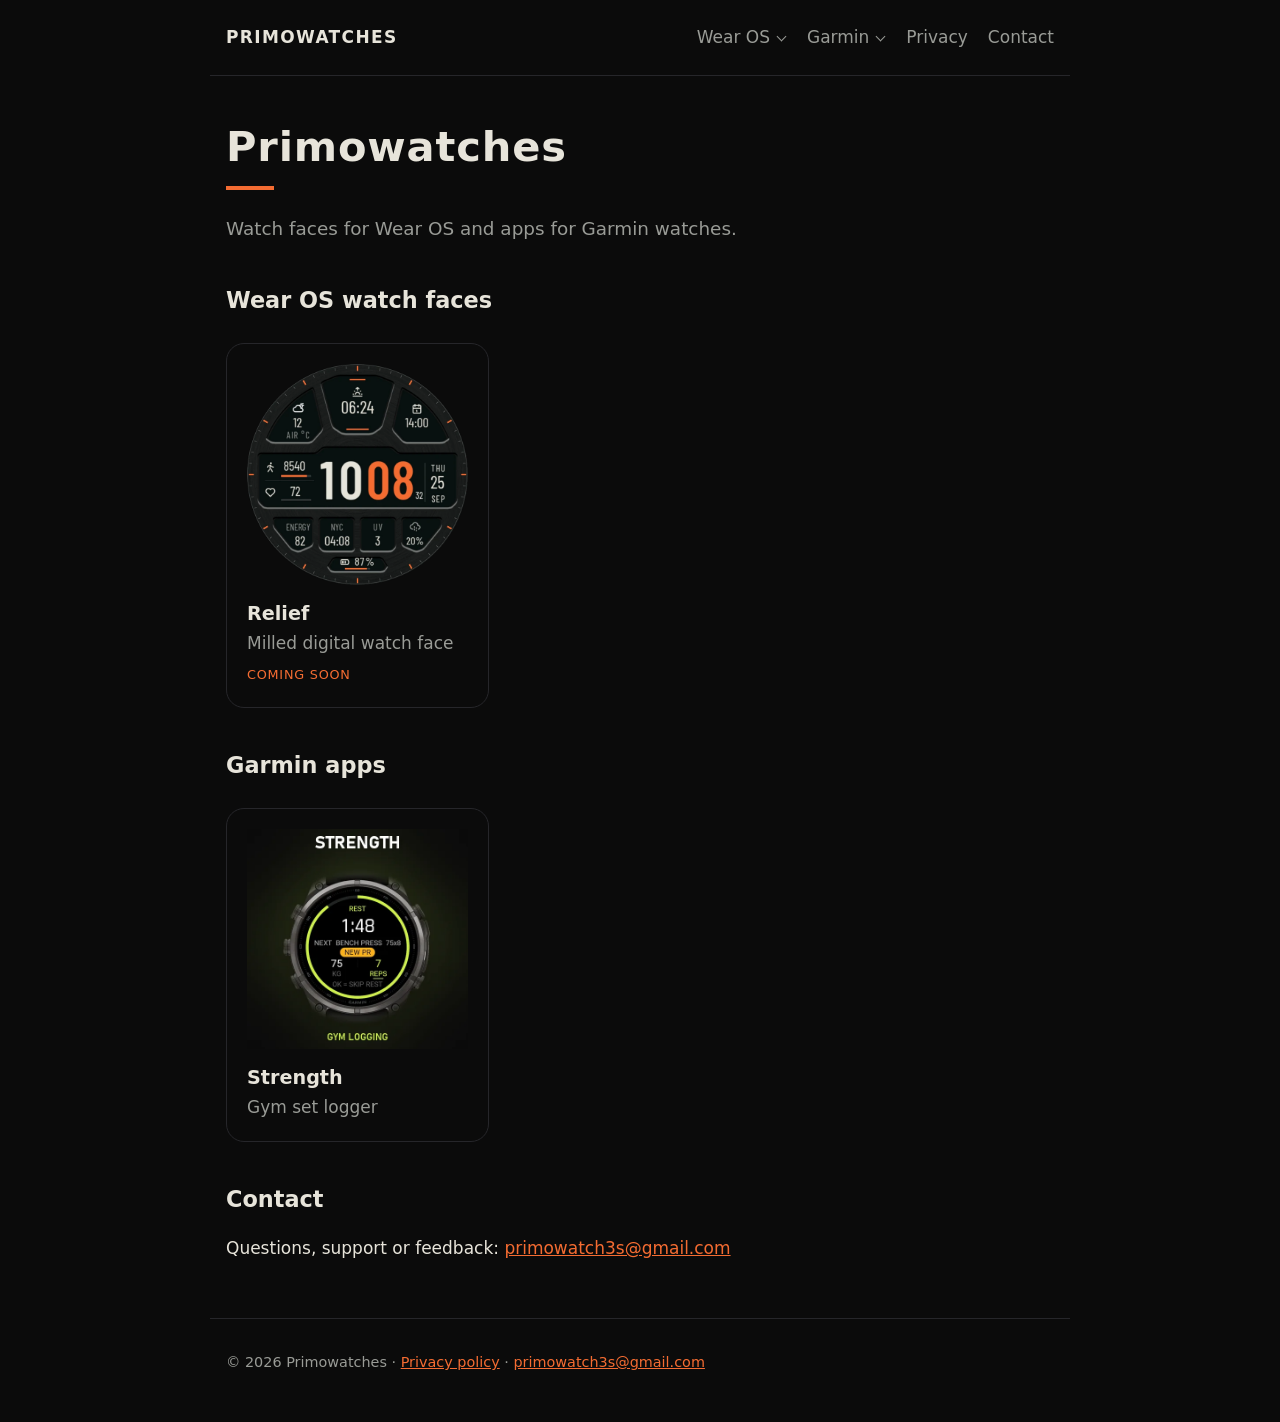
<file: index.html>
<!doctype html>
<html lang="en">
<head>
<meta charset="utf-8">
<meta name="viewport" content="width=device-width, initial-scale=1">
<title>Primowatches: watch faces for Wear OS and Garmin apps</title>
<meta name="description" content="Watch faces for Wear OS and apps for Garmin watches.">
<meta name="google-site-verification" content="F2sSLz3GuPwt_C3BkwWSnTi81Ip2itNgBJjz8FT71gg">
<meta name="google-site-verification" content="0I45dqfzrLrNNodKksoEg44V1YR8bqElhHY7i-KYdTE">
<link rel="icon" href="assets/icon.png">
<link rel="stylesheet" href="assets/style.css">
</head>
<body>
<header>
  <a class="brand" href="./">Primowatches</a>
  <nav><details class="menu"><summary>Wear OS</summary><div><a href="./#watchfaces">All watch faces</a><a href="watchfaces/relief/">Relief</a><a href="install.html">Install a watch face</a></div></details><details class="menu"><summary>Garmin</summary><div><a href="garmin/strength/">Strength</a><a href="garmin/strength/#guide">Strength user guide</a></div></details><a href="privacy.html">Privacy</a><a href="./#contact">Contact</a></nav>
</header>
<script>document.addEventListener('click', e => document.querySelectorAll('nav details[open]').forEach(d => { if (!d.contains(e.target)) d.open = false; }));</script>
<main>
<h1>Primowatches</h1>
<div class="rule"></div>
<p class="lead">Watch faces for Wear OS and apps for Garmin watches.</p>

<h2 id="watchfaces">Wear OS watch faces</h2>
<div class="grid">
  <a class="card" href="watchfaces/relief/">
    <img src="watchfaces/relief/cover.webp" alt="Relief in orange" width="600" height="600" loading="lazy">
    <strong>Relief</strong>
    <span>Milled digital watch face</span>
    <em>Coming soon</em>
  </a>
</div>

<h2 id="garmin">Garmin apps</h2>
<div class="grid">
  <a class="card" href="garmin/strength/">
    <img src="garmin/strength/cover.webp" alt="Strength rest timer on the bezel" width="600" height="600" loading="lazy">
    <strong>Strength</strong>
    <span>Gym set logger</span>
    
  </a>
</div>

<h2 id="contact">Contact</h2>
<p>Questions, support or feedback: <a href="mailto:primowatch3s@gmail.com">primowatch3s@gmail.com</a></p>
</main>
<footer>© 2026 Primowatches · <a href="privacy.html">Privacy policy</a> · <a href="mailto:primowatch3s@gmail.com">primowatch3s@gmail.com</a></footer>
</body>
</html>
</file>
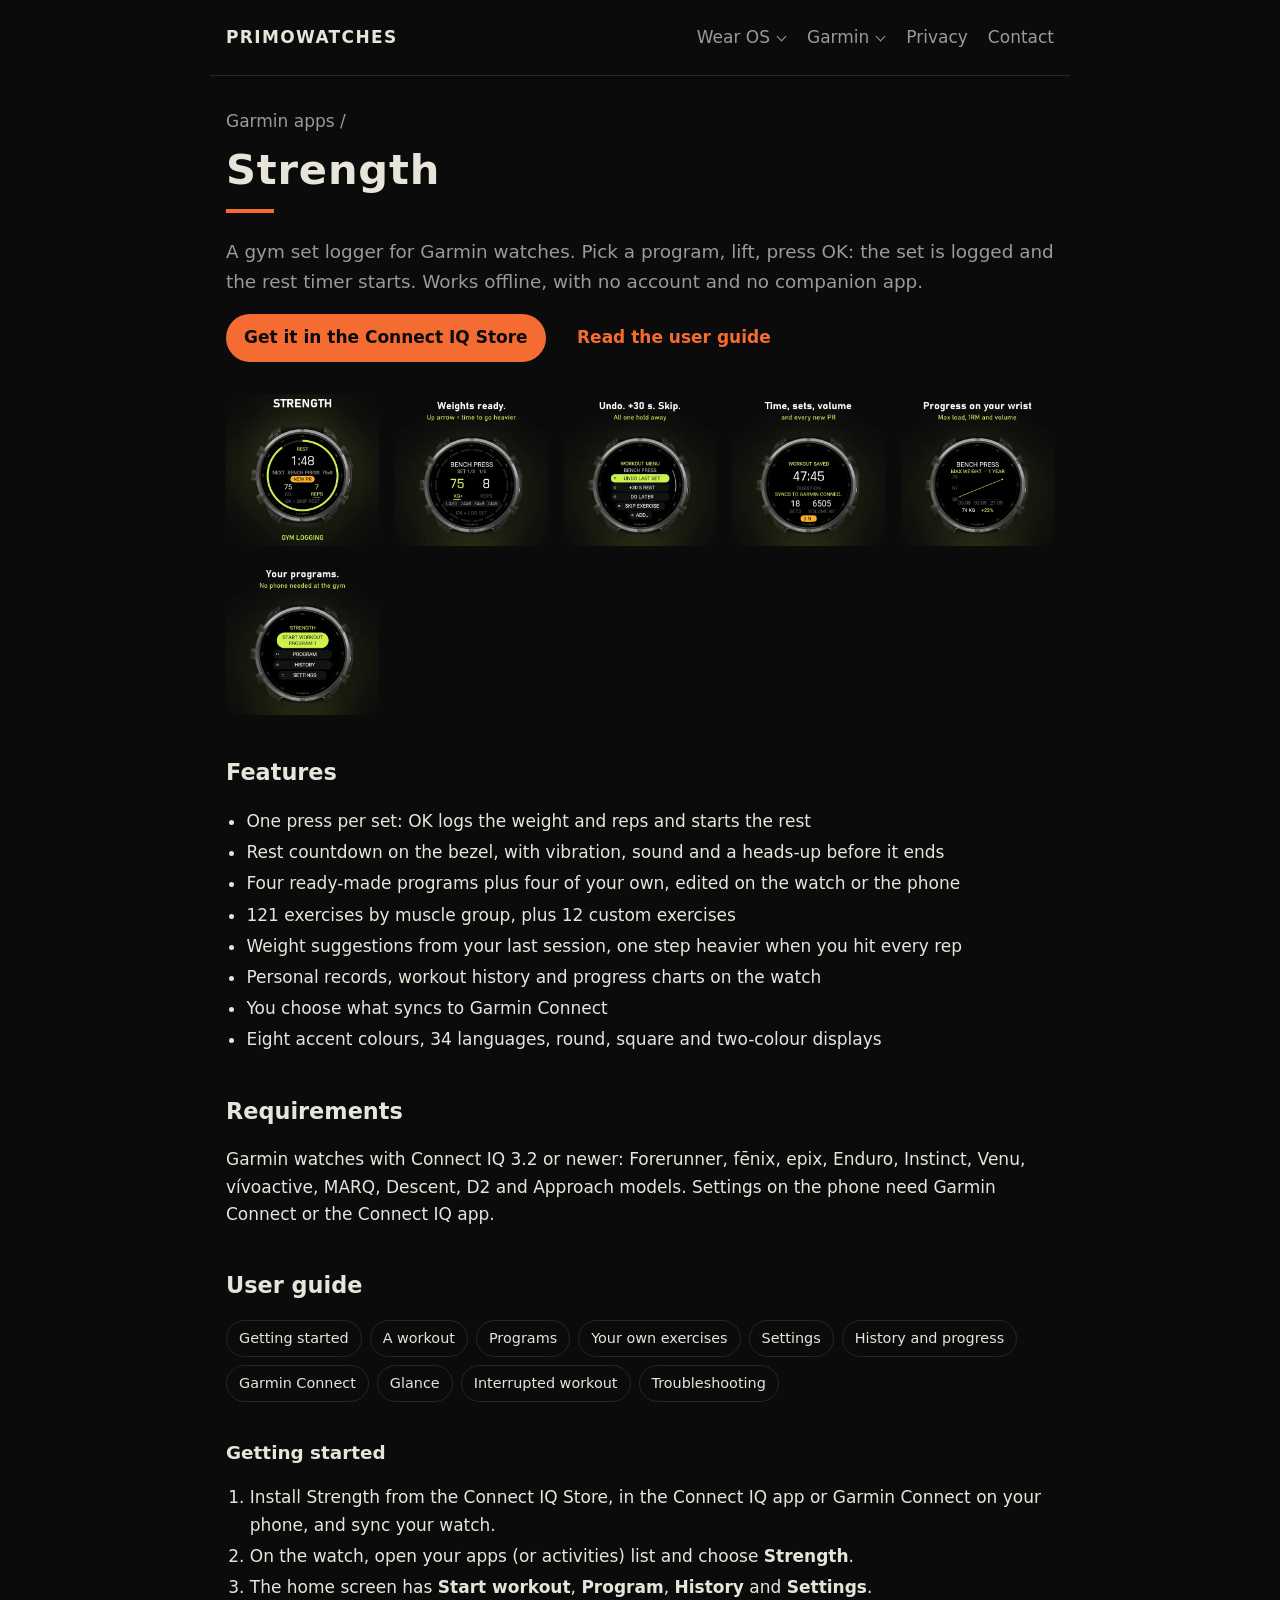
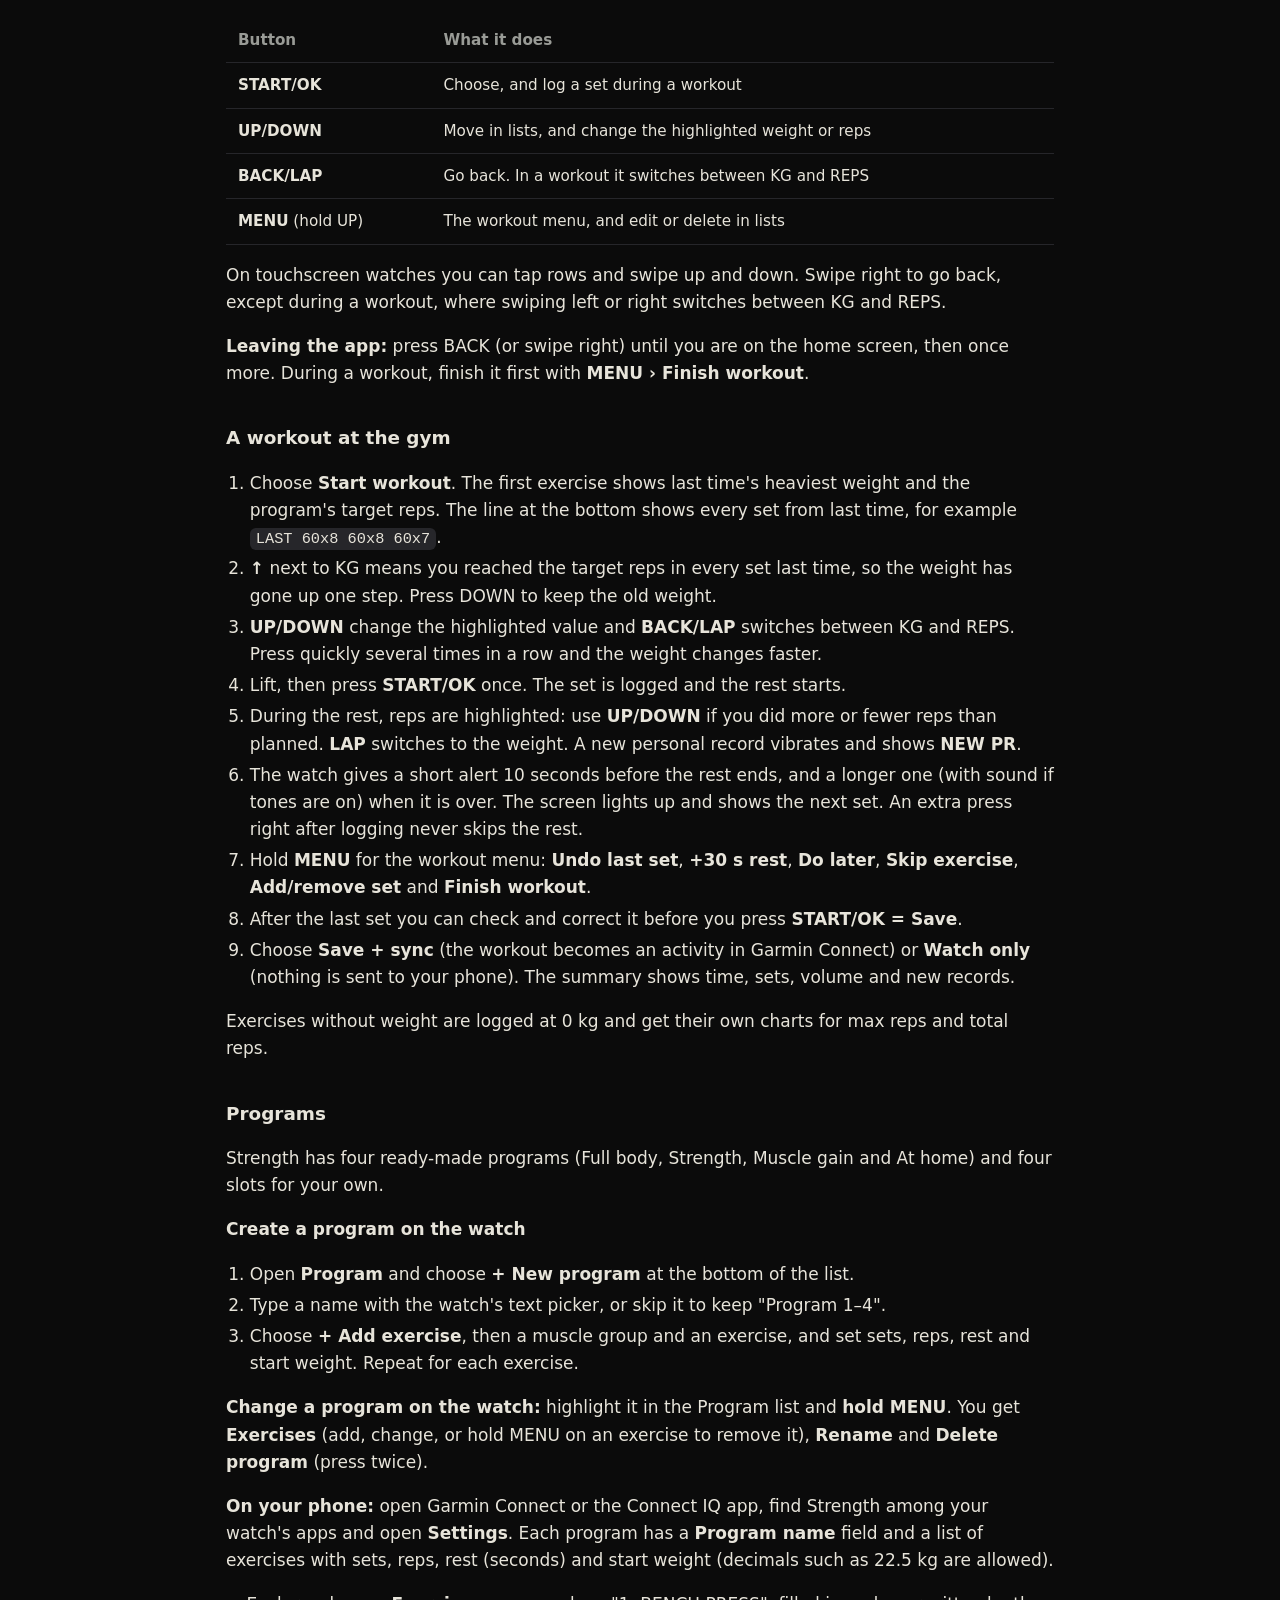
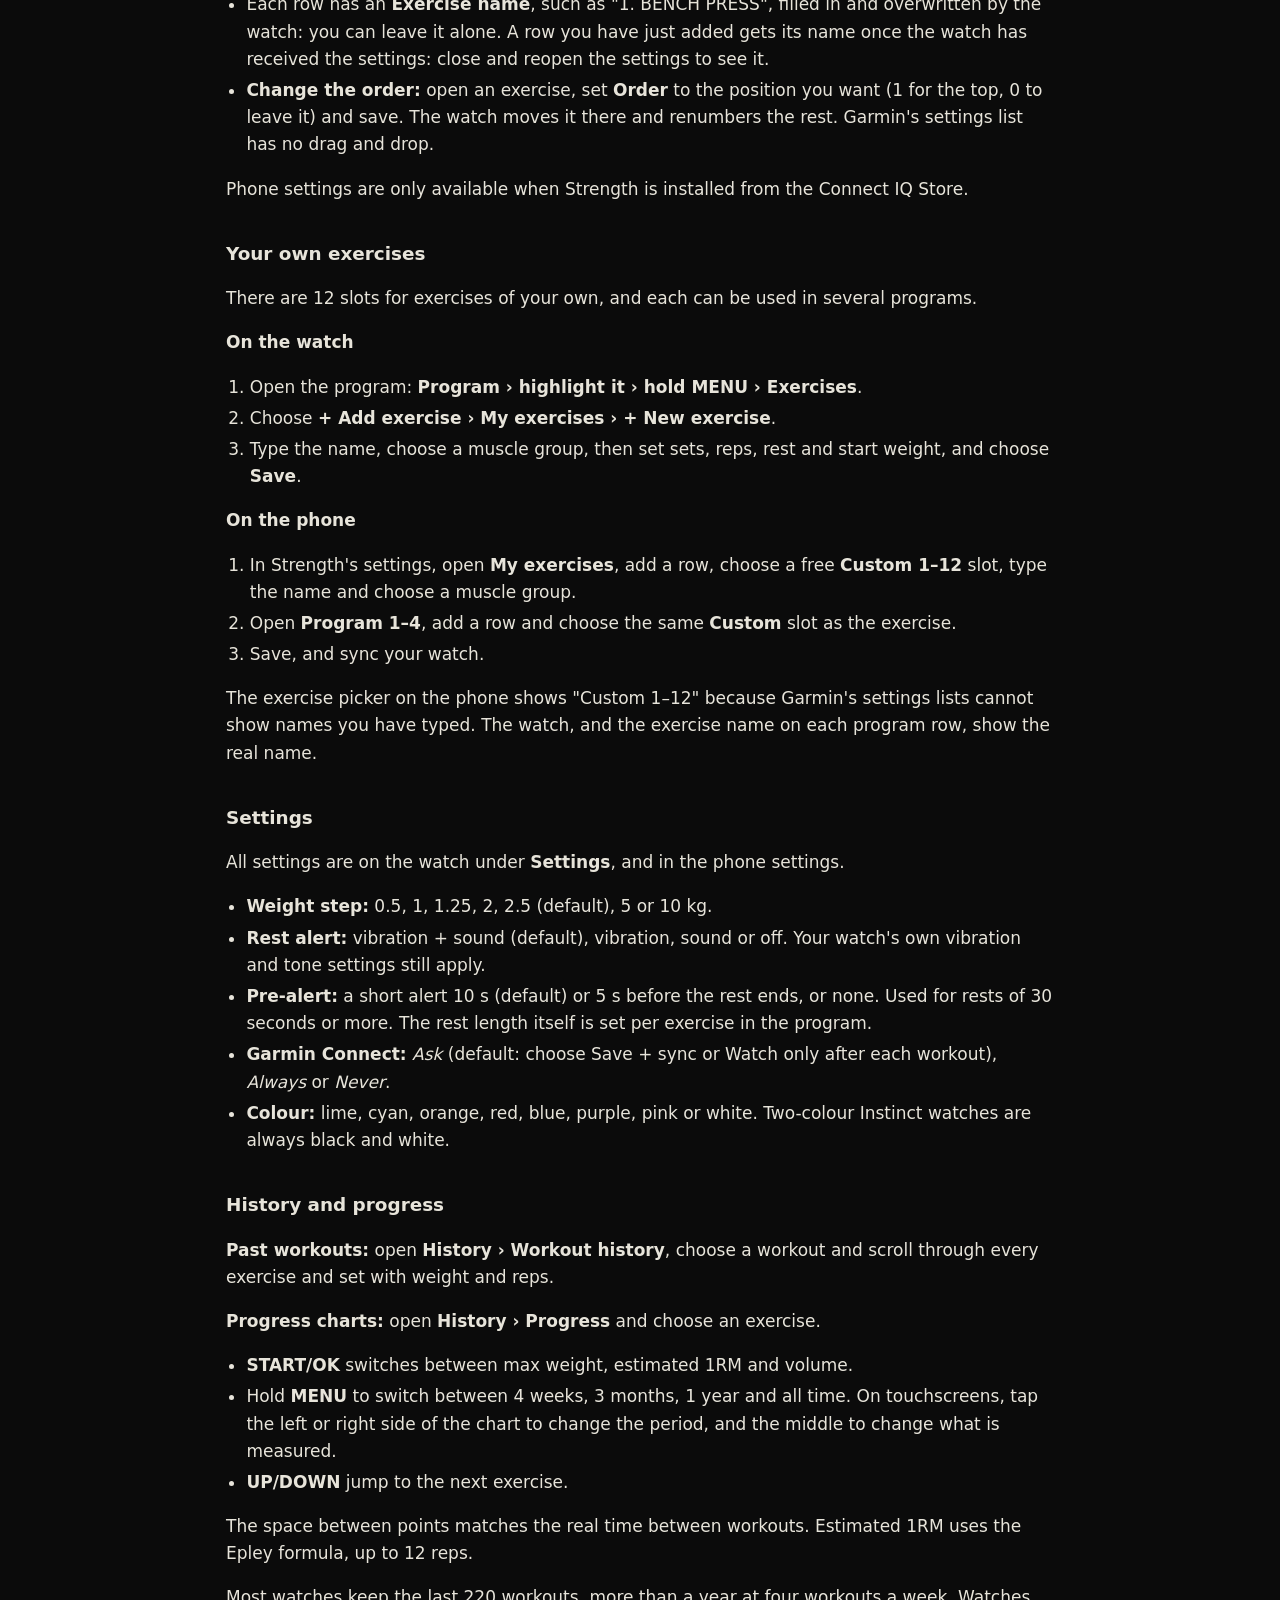
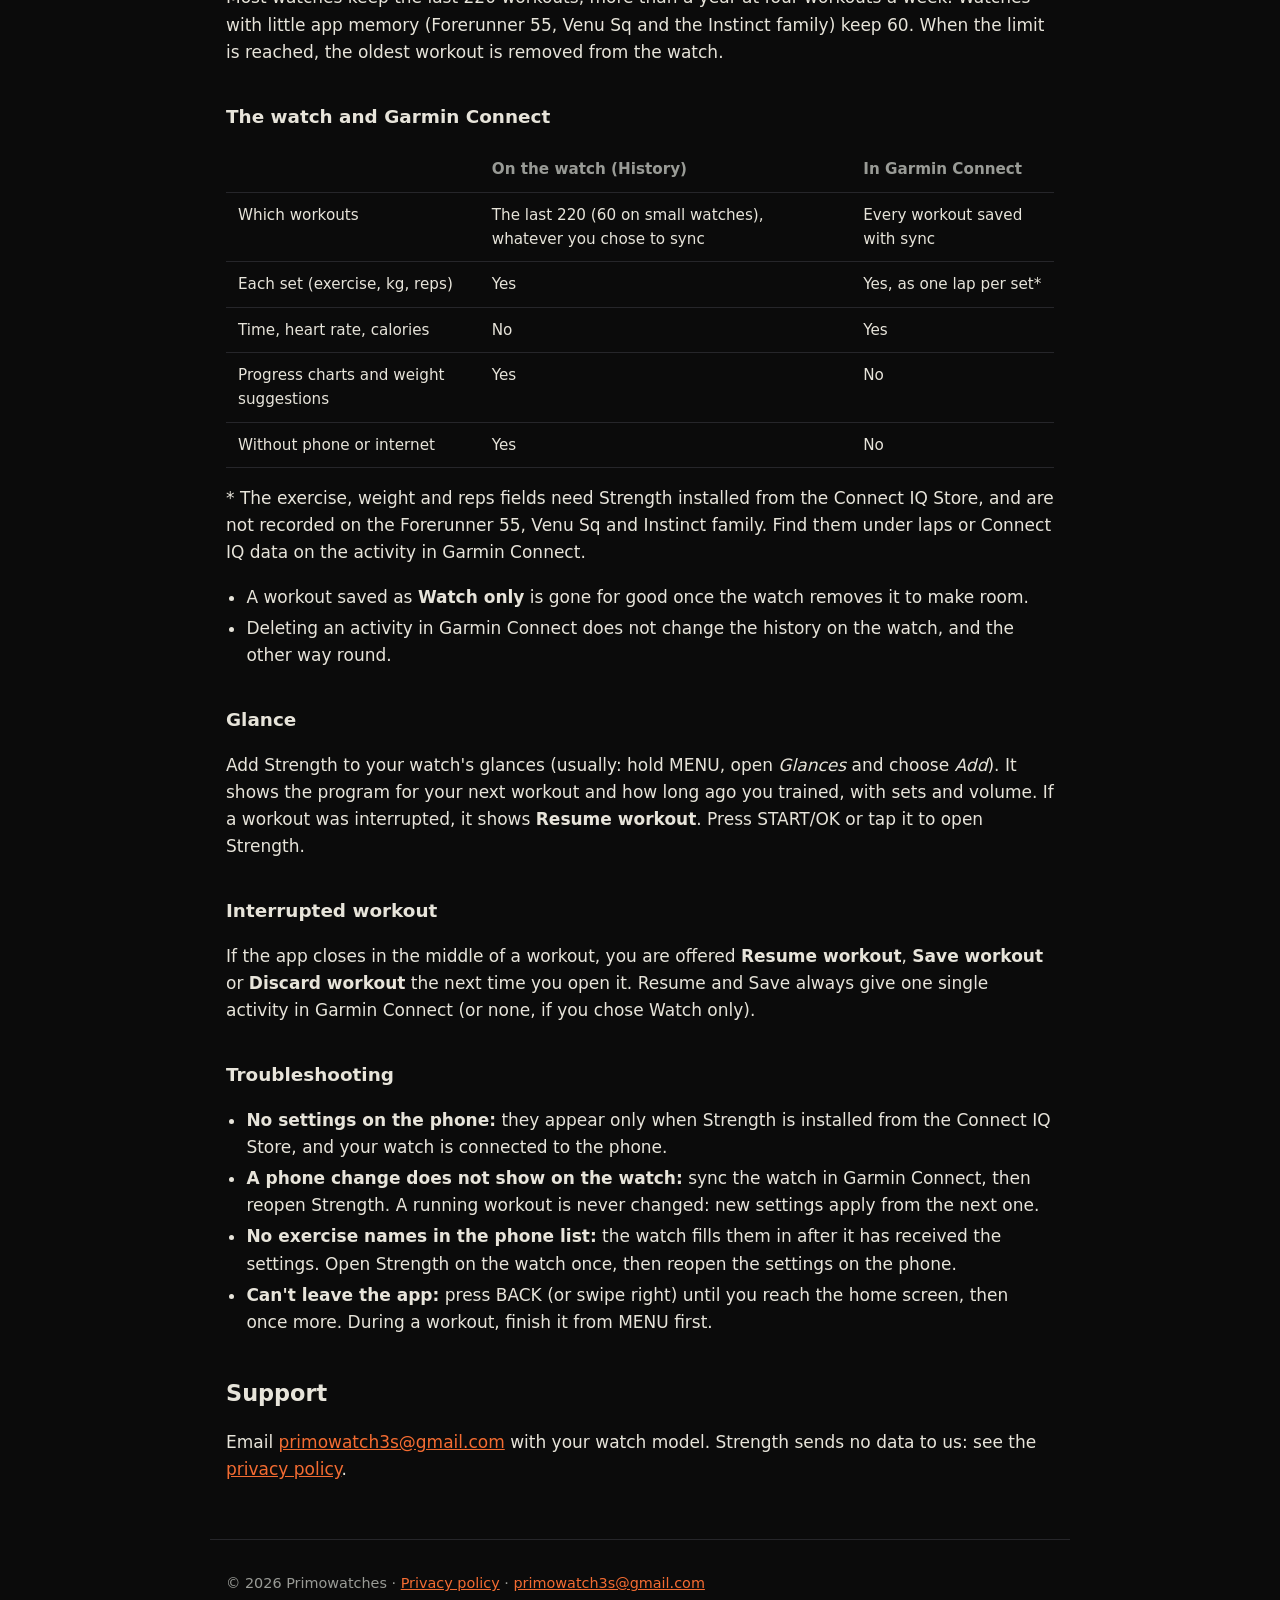
<file: garmin/strength/index.html>
<!doctype html>
<html lang="en">
<head>
<meta charset="utf-8">
<meta name="viewport" content="width=device-width, initial-scale=1">
<title>Strength for Garmin watches</title>
<meta name="description" content="Strength: A gym set logger for Garmin watches. Pick a program, lift, press OK: the set is logged and the rest timer starts. Works offline, with no account and no companion app.">
<meta name="google-site-verification" content="F2sSLz3GuPwt_C3BkwWSnTi81Ip2itNgBJjz8FT71gg">
<meta name="google-site-verification" content="0I45dqfzrLrNNodKksoEg44V1YR8bqElhHY7i-KYdTE">
<link rel="icon" href="../../assets/icon.png">
<link rel="stylesheet" href="../../assets/style.css">
</head>
<body>
<header>
  <a class="brand" href="../../">Primowatches</a>
  <nav><details class="menu"><summary>Wear OS</summary><div><a href="../../#watchfaces">All watch faces</a><a href="../../watchfaces/relief/">Relief</a><a href="../../install.html">Install a watch face</a></div></details><details class="menu"><summary>Garmin</summary><div><a href="../../garmin/strength/">Strength</a><a href="../../garmin/strength/#guide">Strength user guide</a></div></details><a href="../../privacy.html">Privacy</a><a href="../../#contact">Contact</a></nav>
</header>
<script>document.addEventListener('click', e => document.querySelectorAll('nav details[open]').forEach(d => { if (!d.contains(e.target)) d.open = false; }));</script>
<main>
<p class="crumb"><a href="../../#garmin">Garmin apps</a> /</p>
<h1>Strength</h1>
<div class="rule"></div>
<p class="lead">A gym set logger for Garmin watches. Pick a program, lift, press OK: the set is logged and the rest timer starts. Works offline, with no account and no companion app.</p>
<p><a class="button" href="https://apps.garmin.com/apps/6ee3f217-6988-4f0f-89ec-b629f2a9a9b9">Get it in the Connect IQ Store</a> <a class="ghost" href="#guide">Read the user guide</a></p>

<div class="shots">
  <img src="cover.webp" alt="Strength rest timer on the bezel" width="500" height="500" loading="lazy">
  <img src="workout.webp" alt="Next set with weight, reps and last session" width="500" height="500" loading="lazy">
  <img src="menu.webp" alt="Workout menu: undo, +30 s rest, skip" width="500" height="500" loading="lazy">
  <img src="summary.webp" alt="Workout summary" width="500" height="500" loading="lazy">
  <img src="chart.webp" alt="Progress chart on the watch" width="500" height="500" loading="lazy">
  <img src="home.webp" alt="Strength home screen" width="500" height="500" loading="lazy">
</div>

<h2>Features</h2>
<ul>
  <li>One press per set: OK logs the weight and reps and starts the rest</li>
  <li>Rest countdown on the bezel, with vibration, sound and a heads-up before it ends</li>
  <li>Four ready-made programs plus four of your own, edited on the watch or the phone</li>
  <li>121 exercises by muscle group, plus 12 custom exercises</li>
  <li>Weight suggestions from your last session, one step heavier when you hit every rep</li>
  <li>Personal records, workout history and progress charts on the watch</li>
  <li>You choose what syncs to Garmin Connect</li>
  <li>Eight accent colours, 34 languages, round, square and two-colour displays</li>
</ul>

<h2>Requirements</h2>
<p>Garmin watches with Connect IQ 3.2 or newer: Forerunner, fēnix, epix, Enduro, Instinct, Venu, vívoactive, MARQ, Descent, D2 and Approach models. Settings on the phone need Garmin Connect or the Connect IQ app.</p>

<h2 id="guide">User guide</h2>
<div class="toc"><a href="#start">Getting started</a><a href="#workout">A workout</a><a href="#programs">Programs</a><a href="#custom">Your own exercises</a><a href="#settings">Settings</a><a href="#history">History and progress</a><a href="#connect">Garmin Connect</a><a href="#glance">Glance</a><a href="#interrupted">Interrupted workout</a><a href="#troubleshooting">Troubleshooting</a></div>
<h3 id="start">Getting started</h3>
<ol>
  <li>Install Strength from the Connect IQ Store, in the Connect IQ app or Garmin Connect on your phone, and sync your watch.</li>
  <li>On the watch, open your apps (or activities) list and choose <strong>Strength</strong>.</li>
  <li>The home screen has <strong>Start workout</strong>, <strong>Program</strong>, <strong>History</strong> and <strong>Settings</strong>.</li>
</ol>
<table>
  <tr><th>Button</th><th>What it does</th></tr>
  <tr><td><strong>START/OK</strong></td><td>Choose, and log a set during a workout</td></tr>
  <tr><td><strong>UP/DOWN</strong></td><td>Move in lists, and change the highlighted weight or reps</td></tr>
  <tr><td><strong>BACK/LAP</strong></td><td>Go back. In a workout it switches between KG and REPS</td></tr>
  <tr><td><strong>MENU</strong> (hold UP)</td><td>The workout menu, and edit or delete in lists</td></tr>
</table>
<p>On touchscreen watches you can tap rows and swipe up and down. Swipe right to go back, except during a workout, where swiping left or right switches between KG and REPS.</p>
<p><strong>Leaving the app:</strong> press BACK (or swipe right) until you are on the home screen, then once more. During a workout, finish it first with <strong>MENU › Finish workout</strong>.</p>

<h3 id="workout">A workout at the gym</h3>
<ol>
  <li>Choose <strong>Start workout</strong>. The first exercise shows last time's heaviest weight and the program's target reps. The line at the bottom shows every set from last time, for example <code>LAST 60x8 60x8 60x7</code>.</li>
  <li><strong>↑</strong> next to KG means you reached the target reps in every set last time, so the weight has gone up one step. Press DOWN to keep the old weight.</li>
  <li><strong>UP/DOWN</strong> change the highlighted value and <strong>BACK/LAP</strong> switches between KG and REPS. Press quickly several times in a row and the weight changes faster.</li>
  <li>Lift, then press <strong>START/OK</strong> once. The set is logged and the rest starts.</li>
  <li>During the rest, reps are highlighted: use <strong>UP/DOWN</strong> if you did more or fewer reps than planned. <strong>LAP</strong> switches to the weight. A new personal record vibrates and shows <strong>NEW PR</strong>.</li>
  <li>The watch gives a short alert 10 seconds before the rest ends, and a longer one (with sound if tones are on) when it is over. The screen lights up and shows the next set. An extra press right after logging never skips the rest.</li>
  <li>Hold <strong>MENU</strong> for the workout menu: <strong>Undo last set</strong>, <strong>+30 s rest</strong>, <strong>Do later</strong>, <strong>Skip exercise</strong>, <strong>Add/remove set</strong> and <strong>Finish workout</strong>.</li>
  <li>After the last set you can check and correct it before you press <strong>START/OK = Save</strong>.</li>
  <li>Choose <strong>Save + sync</strong> (the workout becomes an activity in Garmin Connect) or <strong>Watch only</strong> (nothing is sent to your phone). The summary shows time, sets, volume and new records.</li>
</ol>
<p>Exercises without weight are logged at 0 kg and get their own charts for max reps and total reps.</p>

<h3 id="programs">Programs</h3>
<p>Strength has four ready-made programs (Full body, Strength, Muscle gain and At home) and four slots for your own.</p>
<p><strong>Create a program on the watch</strong></p>
<ol>
  <li>Open <strong>Program</strong> and choose <strong>+ New program</strong> at the bottom of the list.</li>
  <li>Type a name with the watch's text picker, or skip it to keep "Program 1–4".</li>
  <li>Choose <strong>+ Add exercise</strong>, then a muscle group and an exercise, and set sets, reps, rest and start weight. Repeat for each exercise.</li>
</ol>
<p><strong>Change a program on the watch:</strong> highlight it in the Program list and <strong>hold MENU</strong>. You get <strong>Exercises</strong> (add, change, or hold MENU on an exercise to remove it), <strong>Rename</strong> and <strong>Delete program</strong> (press twice).</p>
<p><strong>On your phone:</strong> open Garmin Connect or the Connect IQ app, find Strength among your watch's apps and open <strong>Settings</strong>. Each program has a <strong>Program name</strong> field and a list of exercises with sets, reps, rest (seconds) and start weight (decimals such as 22.5 kg are allowed).</p>
<ul>
  <li>Each row has an <strong>Exercise name</strong>, such as "1. BENCH PRESS", filled in and overwritten by the watch: you can leave it alone. A row you have just added gets its name once the watch has received the settings: close and reopen the settings to see it.</li>
  <li><strong>Change the order:</strong> open an exercise, set <strong>Order</strong> to the position you want (1 for the top, 0 to leave it) and save. The watch moves it there and renumbers the rest. Garmin's settings list has no drag and drop.</li>
</ul>
<p>Phone settings are only available when Strength is installed from the Connect IQ Store.</p>

<h3 id="custom">Your own exercises</h3>
<p>There are 12 slots for exercises of your own, and each can be used in several programs.</p>
<p><strong>On the watch</strong></p>
<ol>
  <li>Open the program: <strong>Program › highlight it › hold MENU › Exercises</strong>.</li>
  <li>Choose <strong>+ Add exercise › My exercises › + New exercise</strong>.</li>
  <li>Type the name, choose a muscle group, then set sets, reps, rest and start weight, and choose <strong>Save</strong>.</li>
</ol>
<p><strong>On the phone</strong></p>
<ol>
  <li>In Strength's settings, open <strong>My exercises</strong>, add a row, choose a free <strong>Custom 1–12</strong> slot, type the name and choose a muscle group.</li>
  <li>Open <strong>Program 1–4</strong>, add a row and choose the same <strong>Custom</strong> slot as the exercise.</li>
  <li>Save, and sync your watch.</li>
</ol>
<p>The exercise picker on the phone shows "Custom 1–12" because Garmin's settings lists cannot show names you have typed. The watch, and the exercise name on each program row, show the real name.</p>

<h3 id="settings">Settings</h3>
<p>All settings are on the watch under <strong>Settings</strong>, and in the phone settings.</p>
<ul>
  <li><strong>Weight step:</strong> 0.5, 1, 1.25, 2, 2.5 (default), 5 or 10 kg.</li>
  <li><strong>Rest alert:</strong> vibration + sound (default), vibration, sound or off. Your watch's own vibration and tone settings still apply.</li>
  <li><strong>Pre-alert:</strong> a short alert 10 s (default) or 5 s before the rest ends, or none. Used for rests of 30 seconds or more. The rest length itself is set per exercise in the program.</li>
  <li><strong>Garmin Connect:</strong> <em>Ask</em> (default: choose Save + sync or Watch only after each workout), <em>Always</em> or <em>Never</em>.</li>
  <li><strong>Colour:</strong> lime, cyan, orange, red, blue, purple, pink or white. Two-colour Instinct watches are always black and white.</li>
</ul>

<h3 id="history">History and progress</h3>
<p><strong>Past workouts:</strong> open <strong>History › Workout history</strong>, choose a workout and scroll through every exercise and set with weight and reps.</p>
<p><strong>Progress charts:</strong> open <strong>History › Progress</strong> and choose an exercise.</p>
<ul>
  <li><strong>START/OK</strong> switches between max weight, estimated 1RM and volume.</li>
  <li>Hold <strong>MENU</strong> to switch between 4 weeks, 3 months, 1 year and all time. On touchscreens, tap the left or right side of the chart to change the period, and the middle to change what is measured.</li>
  <li><strong>UP/DOWN</strong> jump to the next exercise.</li>
</ul>
<p>The space between points matches the real time between workouts. Estimated 1RM uses the Epley formula, up to 12 reps.</p>
<p>Most watches keep the last 220 workouts, more than a year at four workouts a week. Watches with little app memory (Forerunner 55, Venu Sq and the Instinct family) keep 60. When the limit is reached, the oldest workout is removed from the watch.</p>

<h3 id="connect">The watch and Garmin Connect</h3>
<table>
  <tr><th></th><th>On the watch (History)</th><th>In Garmin Connect</th></tr>
  <tr><td>Which workouts</td><td>The last 220 (60 on small watches), whatever you chose to sync</td><td>Every workout saved with sync</td></tr>
  <tr><td>Each set (exercise, kg, reps)</td><td>Yes</td><td>Yes, as one lap per set*</td></tr>
  <tr><td>Time, heart rate, calories</td><td>No</td><td>Yes</td></tr>
  <tr><td>Progress charts and weight suggestions</td><td>Yes</td><td>No</td></tr>
  <tr><td>Without phone or internet</td><td>Yes</td><td>No</td></tr>
</table>
<p>* The exercise, weight and reps fields need Strength installed from the Connect IQ Store, and are not recorded on the Forerunner 55, Venu Sq and Instinct family. Find them under laps or Connect IQ data on the activity in Garmin Connect.</p>
<ul>
  <li>A workout saved as <strong>Watch only</strong> is gone for good once the watch removes it to make room.</li>
  <li>Deleting an activity in Garmin Connect does not change the history on the watch, and the other way round.</li>
</ul>

<h3 id="glance">Glance</h3>
<p>Add Strength to your watch's glances (usually: hold MENU, open <em>Glances</em> and choose <em>Add</em>). It shows the program for your next workout and how long ago you trained, with sets and volume. If a workout was interrupted, it shows <strong>Resume workout</strong>. Press START/OK or tap it to open Strength.</p>

<h3 id="interrupted">Interrupted workout</h3>
<p>If the app closes in the middle of a workout, you are offered <strong>Resume workout</strong>, <strong>Save workout</strong> or <strong>Discard workout</strong> the next time you open it. Resume and Save always give one single activity in Garmin Connect (or none, if you chose Watch only).</p>

<h3 id="troubleshooting">Troubleshooting</h3>
<ul>
  <li><strong>No settings on the phone:</strong> they appear only when Strength is installed from the Connect IQ Store, and your watch is connected to the phone.</li>
  <li><strong>A phone change does not show on the watch:</strong> sync the watch in Garmin Connect, then reopen Strength. A running workout is never changed: new settings apply from the next one.</li>
  <li><strong>No exercise names in the phone list:</strong> the watch fills them in after it has received the settings. Open Strength on the watch once, then reopen the settings on the phone.</li>
  <li><strong>Can't leave the app:</strong> press BACK (or swipe right) until you reach the home screen, then once more. During a workout, finish it from MENU first.</li>
</ul>

<h2>Support</h2>
<p>Email <a href="mailto:primowatch3s@gmail.com">primowatch3s@gmail.com</a> with your watch model. Strength sends no data to us: see the <a href="../../privacy.html">privacy policy</a>.</p>
</main>
<footer>© 2026 Primowatches · <a href="../../privacy.html">Privacy policy</a> · <a href="mailto:primowatch3s@gmail.com">primowatch3s@gmail.com</a></footer>
</body>
</html>
</file>
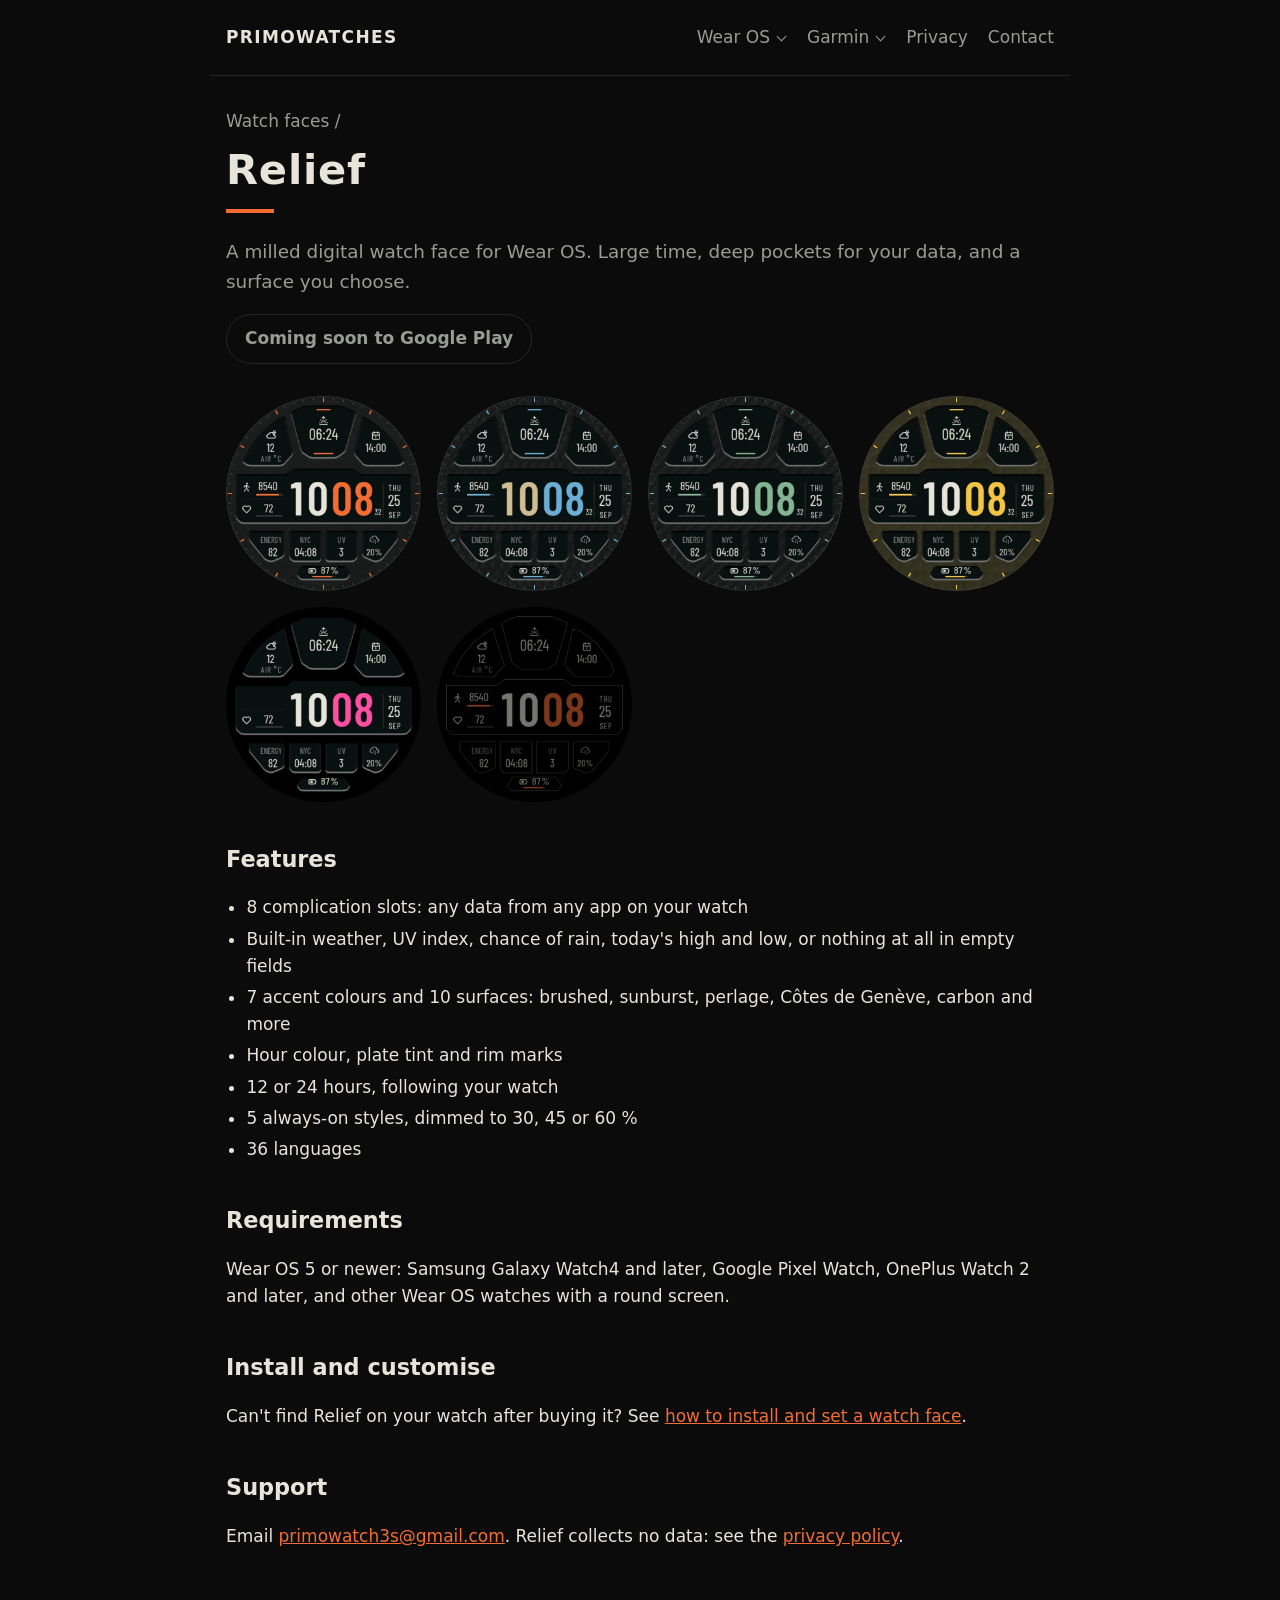
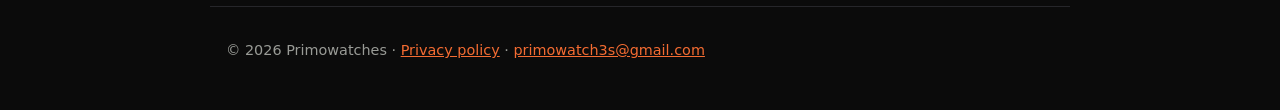
<file: watchfaces/relief/index.html>
<!doctype html>
<html lang="en">
<head>
<meta charset="utf-8">
<meta name="viewport" content="width=device-width, initial-scale=1">
<title>Relief watch face for Wear OS</title>
<meta name="description" content="Relief: A milled digital watch face for Wear OS. Large time, deep pockets for your data, and a surface you choose.">
<meta name="google-site-verification" content="F2sSLz3GuPwt_C3BkwWSnTi81Ip2itNgBJjz8FT71gg">
<meta name="google-site-verification" content="0I45dqfzrLrNNodKksoEg44V1YR8bqElhHY7i-KYdTE">
<link rel="icon" href="../../assets/icon.png">
<link rel="stylesheet" href="../../assets/style.css">
</head>
<body>
<header>
  <a class="brand" href="../../">Primowatches</a>
  <nav><details class="menu"><summary>Wear OS</summary><div><a href="../../#watchfaces">All watch faces</a><a href="../../watchfaces/relief/">Relief</a><a href="../../install.html">Install a watch face</a></div></details><details class="menu"><summary>Garmin</summary><div><a href="../../garmin/strength/">Strength</a><a href="../../garmin/strength/#guide">Strength user guide</a></div></details><a href="../../privacy.html">Privacy</a><a href="../../#contact">Contact</a></nav>
</header>
<script>document.addEventListener('click', e => document.querySelectorAll('nav details[open]').forEach(d => { if (!d.contains(e.target)) d.open = false; }));</script>
<main>
<p class="crumb"><a href="../../#watchfaces">Watch faces</a> /</p>
<h1>Relief</h1>
<div class="rule"></div>
<p class="lead">A milled digital watch face for Wear OS. Large time, deep pockets for your data, and a surface you choose.</p>
<p><span class="badge">Coming soon to Google Play</span></p>

<div class="dials">
  <img src="cover.webp" alt="Relief in orange" width="600" height="600" loading="lazy">
  <img src="blue-perlage.webp" alt="Relief in blue on perlage" width="600" height="600" loading="lazy">
  <img src="green-carbon.webp" alt="Relief in green on carbon" width="600" height="600" loading="lazy">
  <img src="plate-colour.webp" alt="Relief with a yellow plate" width="600" height="600" loading="lazy">
  <img src="minimal.webp" alt="Relief, minimal layout in pink" width="600" height="600" loading="lazy">
  <img src="aod.webp" alt="Relief always-on display, dimmed with frames" width="600" height="600" loading="lazy">
</div>

<h2>Features</h2>
<ul>
  <li>8 complication slots: any data from any app on your watch</li>
  <li>Built-in weather, UV index, chance of rain, today&#x27;s high and low, or nothing at all in empty fields</li>
  <li>7 accent colours and 10 surfaces: brushed, sunburst, perlage, Côtes de Genève, carbon and more</li>
  <li>Hour colour, plate tint and rim marks</li>
  <li>12 or 24 hours, following your watch</li>
  <li>5 always-on styles, dimmed to 30, 45 or 60 %</li>
  <li>36 languages</li>
</ul>

<h2>Requirements</h2>
<p>Wear OS 5 or newer: Samsung Galaxy Watch4 and later, Google Pixel Watch, OnePlus Watch 2 and later, and other Wear OS watches with a round screen.</p>

<h2>Install and customise</h2>
<p>Can't find Relief on your watch after buying it? See <a href="../../install.html">how to install and set a watch face</a>.</p>

<h2>Support</h2>
<p>Email <a href="mailto:primowatch3s@gmail.com">primowatch3s@gmail.com</a>. Relief collects no data: see the <a href="../../privacy.html">privacy policy</a>.</p>
</main>
<footer>© 2026 Primowatches · <a href="../../privacy.html">Privacy policy</a> · <a href="mailto:primowatch3s@gmail.com">primowatch3s@gmail.com</a></footer>
</body>
</html>
</file>
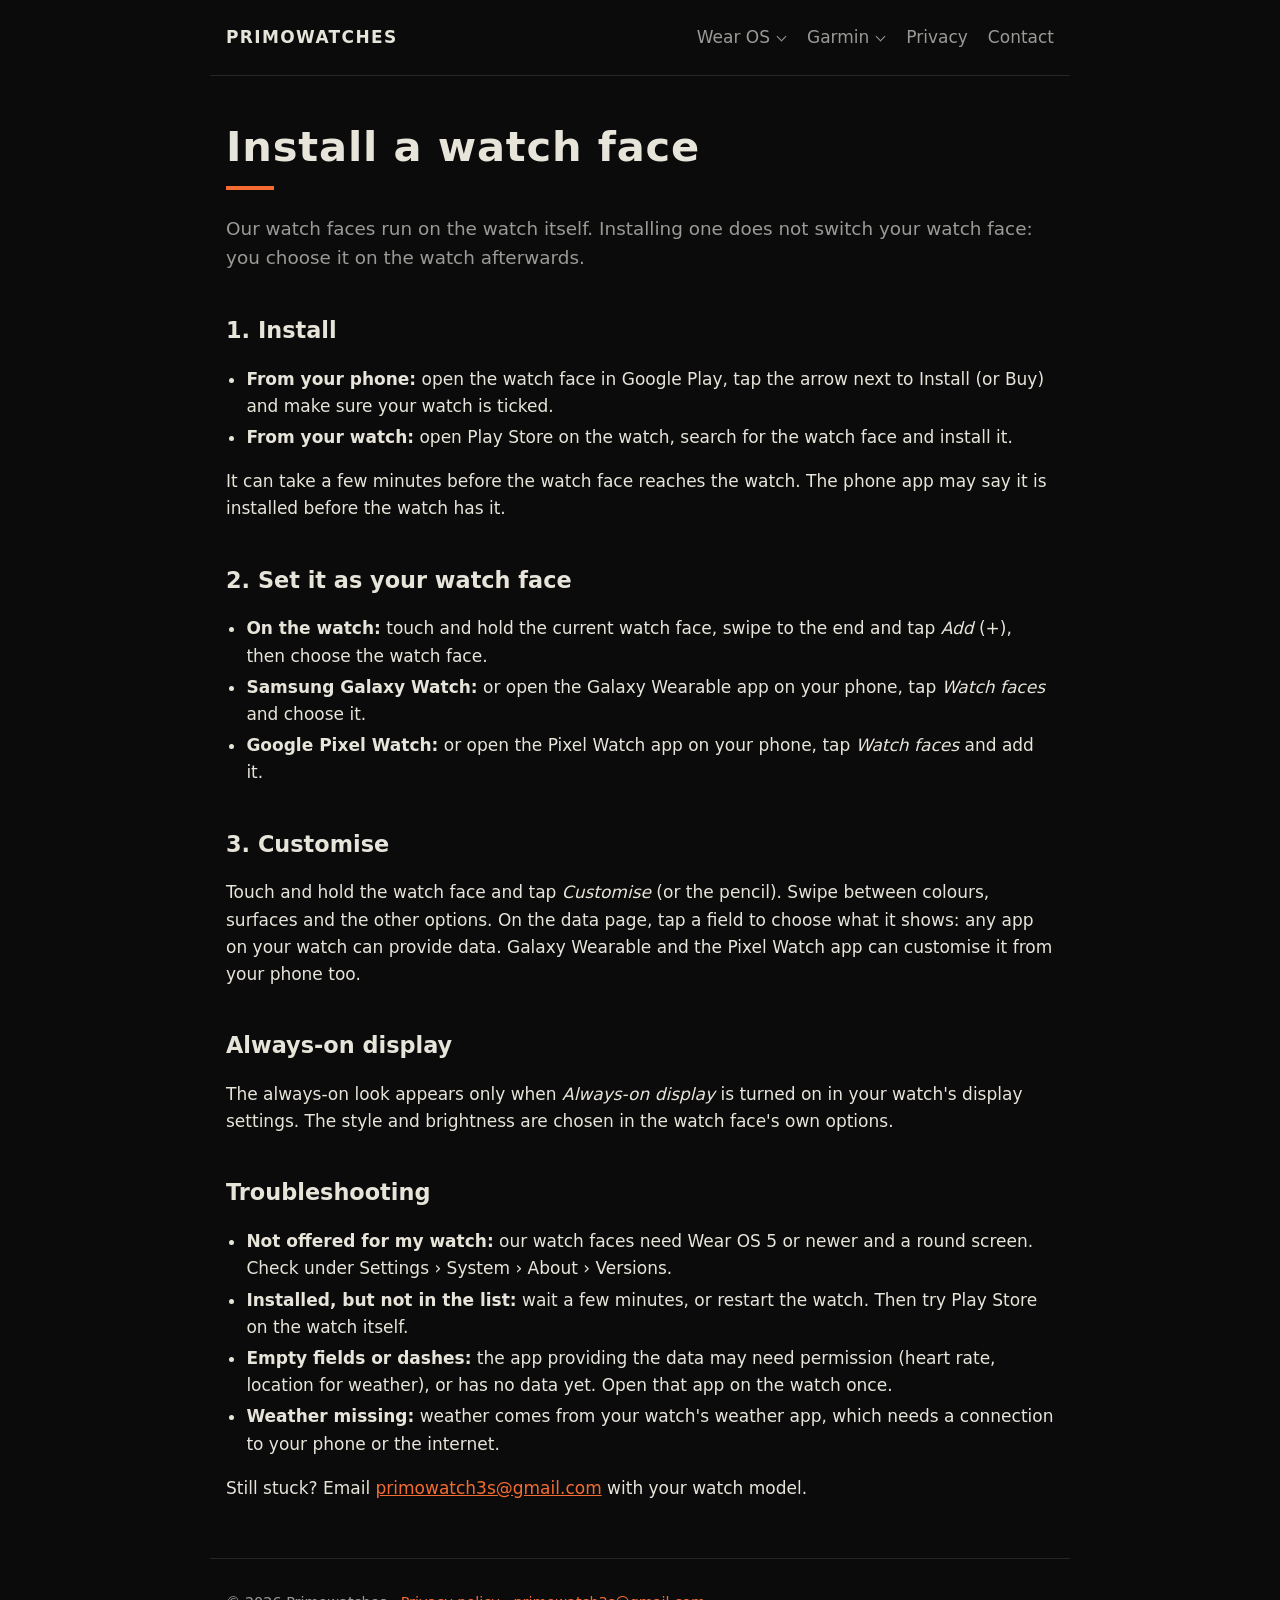
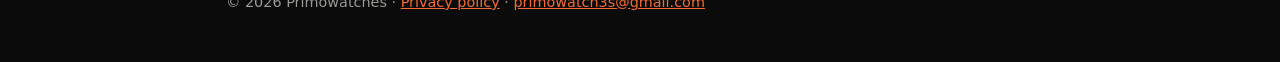
<file: install.html>
<!doctype html>
<html lang="en">
<head>
<meta charset="utf-8">
<meta name="viewport" content="width=device-width, initial-scale=1">
<title>Install a watch face · Primowatches</title>
<meta name="description" content="How to install, set and customise a Primowatches watch face on Wear OS.">
<meta name="google-site-verification" content="F2sSLz3GuPwt_C3BkwWSnTi81Ip2itNgBJjz8FT71gg">
<meta name="google-site-verification" content="0I45dqfzrLrNNodKksoEg44V1YR8bqElhHY7i-KYdTE">
<link rel="icon" href="assets/icon.png">
<link rel="stylesheet" href="assets/style.css">
</head>
<body>
<header>
  <a class="brand" href="./">Primowatches</a>
  <nav><details class="menu"><summary>Wear OS</summary><div><a href="./#watchfaces">All watch faces</a><a href="watchfaces/relief/">Relief</a><a href="install.html">Install a watch face</a></div></details><details class="menu"><summary>Garmin</summary><div><a href="garmin/strength/">Strength</a><a href="garmin/strength/#guide">Strength user guide</a></div></details><a href="privacy.html">Privacy</a><a href="./#contact">Contact</a></nav>
</header>
<script>document.addEventListener('click', e => document.querySelectorAll('nav details[open]').forEach(d => { if (!d.contains(e.target)) d.open = false; }));</script>
<main>
<h1>Install a watch face</h1>
<div class="rule"></div>
<p class="lead">Our watch faces run on the watch itself. Installing one does not switch your watch face: you choose it on the watch afterwards.</p>

<h2>1. Install</h2>
<ul>
  <li><strong>From your phone:</strong> open the watch face in Google Play, tap the arrow next to Install (or Buy) and make sure your watch is ticked.</li>
  <li><strong>From your watch:</strong> open Play Store on the watch, search for the watch face and install it.</li>
</ul>
<p>It can take a few minutes before the watch face reaches the watch. The phone app may say it is installed before the watch has it.</p>

<h2>2. Set it as your watch face</h2>
<ul>
  <li><strong>On the watch:</strong> touch and hold the current watch face, swipe to the end and tap <em>Add</em> (+), then choose the watch face.</li>
  <li><strong>Samsung Galaxy Watch:</strong> or open the Galaxy Wearable app on your phone, tap <em>Watch faces</em> and choose it.</li>
  <li><strong>Google Pixel Watch:</strong> or open the Pixel Watch app on your phone, tap <em>Watch faces</em> and add it.</li>
</ul>

<h2>3. Customise</h2>
<p>Touch and hold the watch face and tap <em>Customise</em> (or the pencil). Swipe between colours, surfaces and the other options. On the data page, tap a field to choose what it shows: any app on your watch can provide data. Galaxy Wearable and the Pixel Watch app can customise it from your phone too.</p>

<h2>Always-on display</h2>
<p>The always-on look appears only when <em>Always-on display</em> is turned on in your watch's display settings. The style and brightness are chosen in the watch face's own options.</p>

<h2>Troubleshooting</h2>
<ul>
  <li><strong>Not offered for my watch:</strong> our watch faces need Wear OS 5 or newer and a round screen. Check under Settings › System › About › Versions.</li>
  <li><strong>Installed, but not in the list:</strong> wait a few minutes, or restart the watch. Then try Play Store on the watch itself.</li>
  <li><strong>Empty fields or dashes:</strong> the app providing the data may need permission (heart rate, location for weather), or has no data yet. Open that app on the watch once.</li>
  <li><strong>Weather missing:</strong> weather comes from your watch's weather app, which needs a connection to your phone or the internet.</li>
</ul>
<p>Still stuck? Email <a href="mailto:primowatch3s@gmail.com">primowatch3s@gmail.com</a> with your watch model.</p>
</main>
<footer>© 2026 Primowatches · <a href="privacy.html">Privacy policy</a> · <a href="mailto:primowatch3s@gmail.com">primowatch3s@gmail.com</a></footer>
</body>
</html>
</file>
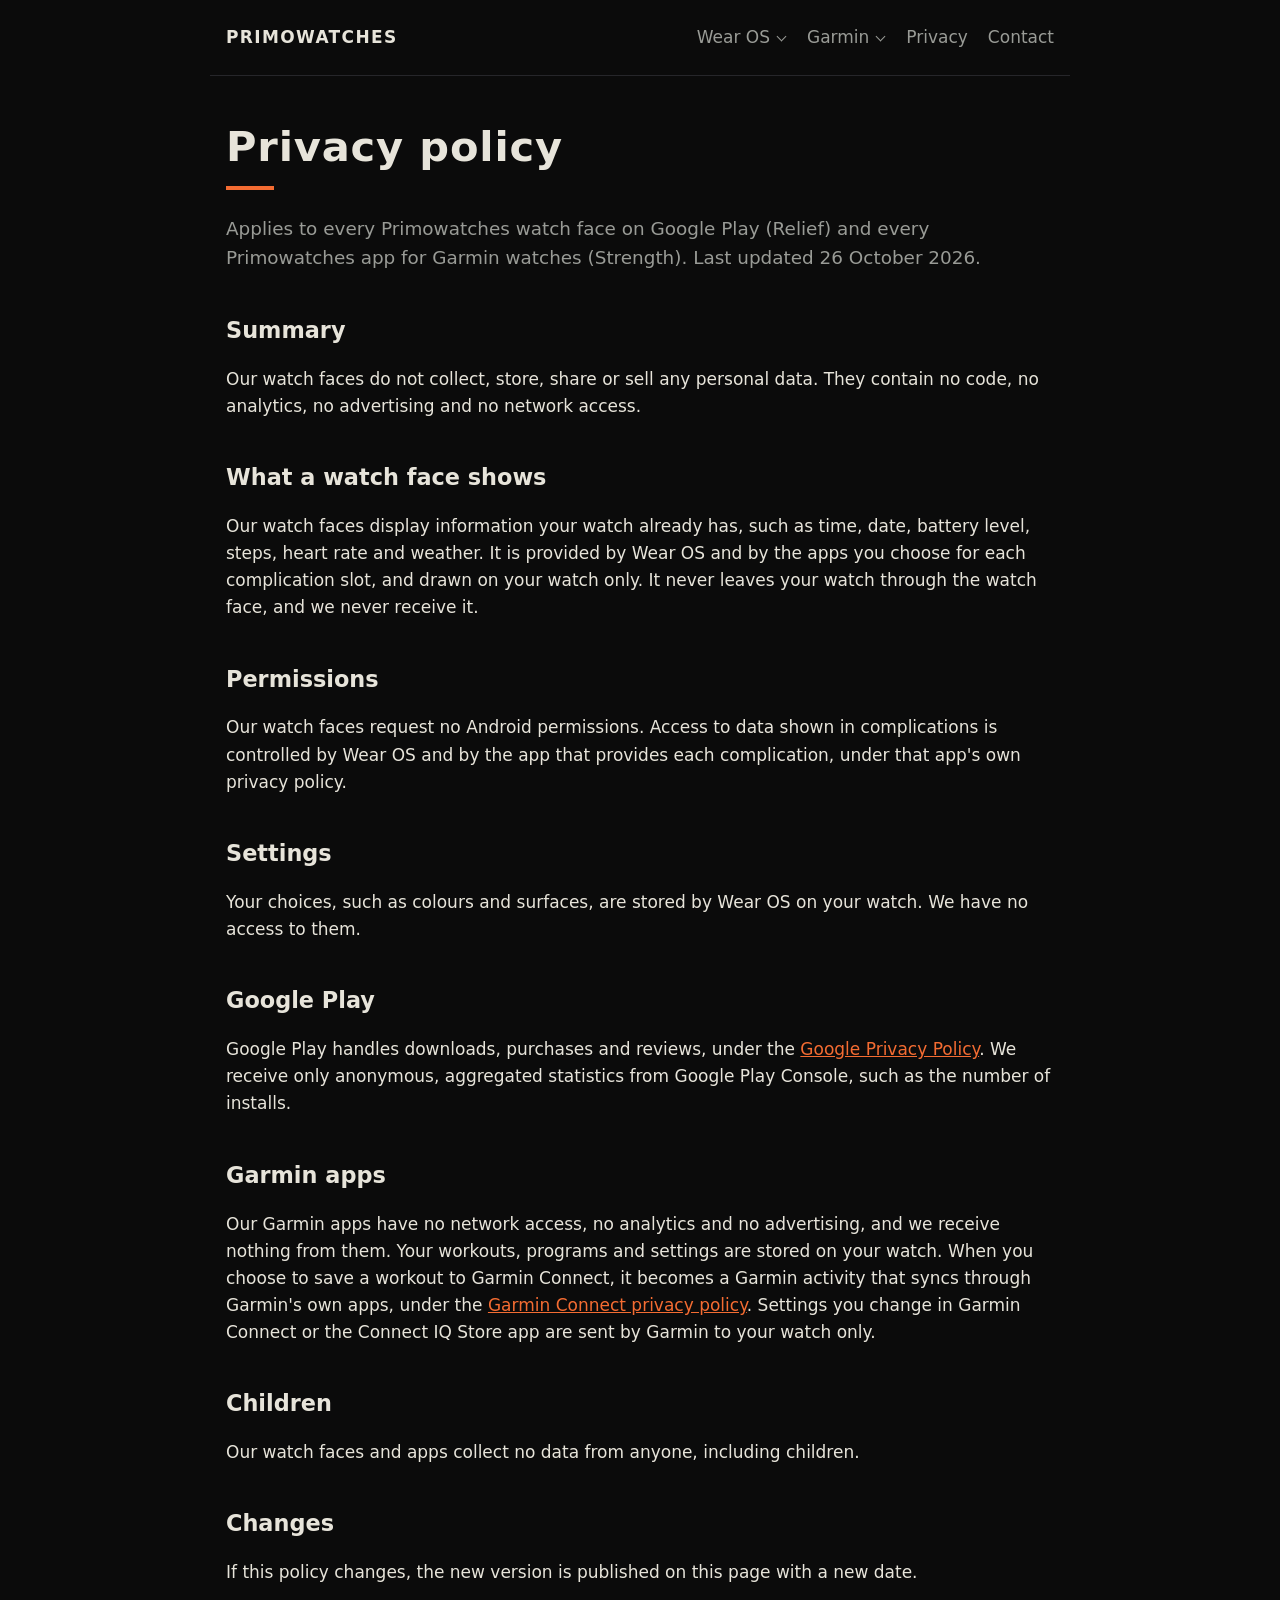
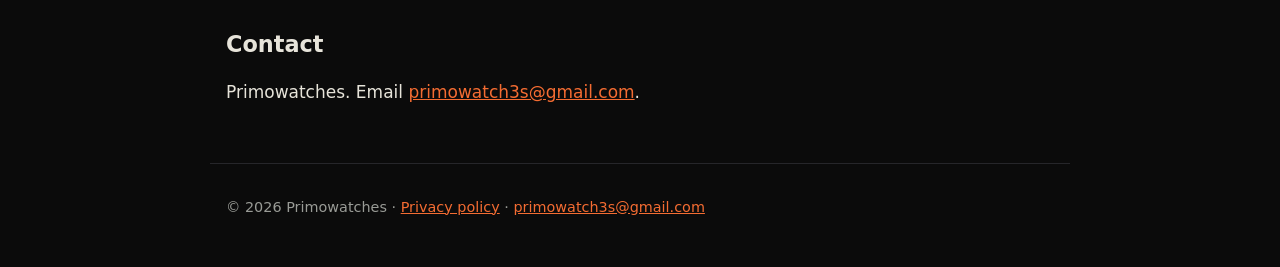
<file: privacy.html>
<!doctype html>
<html lang="en">
<head>
<meta charset="utf-8">
<meta name="viewport" content="width=device-width, initial-scale=1">
<title>Privacy policy · Primowatches</title>
<meta name="description" content="Privacy policy for Primowatches watch faces and Garmin apps.">
<meta name="google-site-verification" content="F2sSLz3GuPwt_C3BkwWSnTi81Ip2itNgBJjz8FT71gg">
<meta name="google-site-verification" content="0I45dqfzrLrNNodKksoEg44V1YR8bqElhHY7i-KYdTE">
<link rel="icon" href="assets/icon.png">
<link rel="stylesheet" href="assets/style.css">
</head>
<body>
<header>
  <a class="brand" href="./">Primowatches</a>
  <nav><details class="menu"><summary>Wear OS</summary><div><a href="./#watchfaces">All watch faces</a><a href="watchfaces/relief/">Relief</a><a href="install.html">Install a watch face</a></div></details><details class="menu"><summary>Garmin</summary><div><a href="garmin/strength/">Strength</a><a href="garmin/strength/#guide">Strength user guide</a></div></details><a href="privacy.html">Privacy</a><a href="./#contact">Contact</a></nav>
</header>
<script>document.addEventListener('click', e => document.querySelectorAll('nav details[open]').forEach(d => { if (!d.contains(e.target)) d.open = false; }));</script>
<main>
<h1>Privacy policy</h1>
<div class="rule"></div>
<p class="lead">Applies to every Primowatches watch face on Google Play (Relief) and every Primowatches app for Garmin watches (Strength). Last updated 26 October 2026.</p>

<h2>Summary</h2>
<p>Our watch faces do not collect, store, share or sell any personal data. They contain no code, no analytics, no advertising and no network access.</p>

<h2>What a watch face shows</h2>
<p>Our watch faces display information your watch already has, such as time, date, battery level, steps, heart rate and weather. It is provided by Wear OS and by the apps you choose for each complication slot, and drawn on your watch only. It never leaves your watch through the watch face, and we never receive it.</p>

<h2>Permissions</h2>
<p>Our watch faces request no Android permissions. Access to data shown in complications is controlled by Wear OS and by the app that provides each complication, under that app's own privacy policy.</p>

<h2>Settings</h2>
<p>Your choices, such as colours and surfaces, are stored by Wear OS on your watch. We have no access to them.</p>

<h2>Google Play</h2>
<p>Google Play handles downloads, purchases and reviews, under the <a href="https://policies.google.com/privacy">Google Privacy Policy</a>. We receive only anonymous, aggregated statistics from Google Play Console, such as the number of installs.</p>

<h2>Garmin apps</h2>
<p>Our Garmin apps have no network access, no analytics and no advertising, and we receive nothing from them. Your workouts, programs and settings are stored on your watch. When you choose to save a workout to Garmin Connect, it becomes a Garmin activity that syncs through Garmin's own apps, under the <a href="https://www.garmin.com/privacy/connect/">Garmin Connect privacy policy</a>. Settings you change in Garmin Connect or the Connect IQ Store app are sent by Garmin to your watch only.</p>

<h2>Children</h2>
<p>Our watch faces and apps collect no data from anyone, including children.</p>

<h2>Changes</h2>
<p>If this policy changes, the new version is published on this page with a new date.</p>

<h2>Contact</h2>
<p>Primowatches. Email <a href="mailto:primowatch3s@gmail.com">primowatch3s@gmail.com</a>.</p>
</main>
<footer>© 2026 Primowatches · <a href="privacy.html">Privacy policy</a> · <a href="mailto:primowatch3s@gmail.com">primowatch3s@gmail.com</a></footer>
</body>
</html>
</file>
<file: assets/style.css>
:root { --bg: #0b0b0b; --fg: #e7e4da; --muted: #999b96; --accent: #f46c32; --line: #26262a; }
* { box-sizing: border-box; }
body { margin: 0; background: var(--bg); color: var(--fg); font: 17px/1.6 system-ui, -apple-system, "Segoe UI", Roboto, sans-serif; }
main, header, footer { max-width: 860px; margin: 0 auto; padding: 0 16px; }
header { display: flex; align-items: center; justify-content: space-between; padding-top: 24px; padding-bottom: 24px; border-bottom: 1px solid var(--line); }
header a.brand { color: var(--fg); text-decoration: none; font-weight: 600; letter-spacing: .08em; text-transform: uppercase; }
nav a { color: var(--muted); text-decoration: none; margin-left: 20px; }
nav a:hover, a { color: var(--accent); }
h1 { font-size: 2.6rem; line-height: 1.1; margin: 48px 0 8px; letter-spacing: .02em; }
h2 { font-size: 1.4rem; margin: 40px 0 8px; }
.rule { width: 48px; height: 4px; background: var(--accent); margin: 16px 0 24px; }
.lead { color: var(--muted); font-size: 1.15rem; }
.dials { display: grid; grid-template-columns: repeat(auto-fit, minmax(180px, 1fr)); gap: 16px; margin: 32px 0; }
.dials img { width: 100%; height: auto; border-radius: 50%; }
ul { padding-left: 1.2em; }
li { margin: 4px 0; }
.app { display: flex; gap: 20px; align-items: center; padding: 20px; border: 1px solid var(--line); border-radius: 16px; margin: 24px 0; text-decoration: none; color: var(--fg); }
.app img { width: 88px; height: 88px; border-radius: 50%; }
.app span { color: var(--muted); display: block; }
footer { color: var(--muted); font-size: .9rem; padding-top: 32px; padding-bottom: 48px; margin-top: 56px; border-top: 1px solid var(--line); }
@media (max-width: 520px) { h1 { font-size: 2rem; } nav a { margin-left: 12px; } }
.grid { display: grid; grid-template-columns: repeat(auto-fill, minmax(220px, 1fr)); gap: 20px; margin: 24px 0; }
.card { display: block; padding: 20px; border: 1px solid var(--line); border-radius: 18px; color: var(--fg); text-decoration: none; transition: border-color .15s; }
.card:hover { border-color: var(--accent); }
.card img { width: 100%; height: auto; display: block; margin-bottom: 14px; }
.card strong { display: block; font-size: 1.2rem; }
.card span { display: block; color: var(--muted); }
.card em { display: inline-block; margin-top: 8px; font-style: normal; font-size: .8rem; letter-spacing: .06em; text-transform: uppercase; color: var(--accent); }
.badge, .button { display: inline-block; padding: 10px 18px; border-radius: 999px; font-weight: 600; text-decoration: none; }
.badge { border: 1px solid var(--line); color: var(--muted); }
.button { background: var(--accent); color: #0b0b0b; }
.crumb { margin: 32px 0 -36px; color: var(--muted); }
.crumb a { color: var(--muted); text-decoration: none; }
.dials img { border-radius: 0; }
nav { display: flex; align-items: center; flex-wrap: wrap; }
nav details { position: relative; margin-left: 20px; }
nav summary { color: var(--muted); cursor: pointer; list-style: none; }
nav summary::-webkit-details-marker { display: none; }
nav summary::after { content: ""; display: inline-block; width: 6px; height: 6px; margin: 0 2px 3px 8px; border: solid currentColor; border-width: 0 1.5px 1.5px 0; transform: rotate(45deg); }
nav summary:hover, nav details[open] summary { color: var(--accent); }
nav details > div { position: absolute; left: 0; top: calc(100% + 12px); z-index: 10; min-width: 220px; padding: 8px; background: #141416; border: 1px solid var(--line); border-radius: 14px; box-shadow: 0 12px 32px rgba(0, 0, 0, .5); }
nav details > div a { display: block; margin: 0; padding: 8px 12px; border-radius: 8px; color: var(--fg); }
nav details > div a:hover { background: var(--line); color: var(--accent); }
@media (max-width: 520px) {
  header { flex-direction: column; align-items: flex-start; gap: 12px; }
  nav details, nav a { margin-left: 0; margin-right: 16px; }
}
h3 { font-size: 1.15rem; margin: 36px 0 8px; scroll-margin-top: 16px; }
h2 { scroll-margin-top: 16px; }
ol { padding-left: 1.4em; }
code { font: .9em ui-monospace, SFMono-Regular, Consolas, monospace; background: var(--line); padding: 2px 6px; border-radius: 6px; }
table { width: 100%; border-collapse: collapse; margin: 16px 0; font-size: .95rem; }
th, td { text-align: left; vertical-align: top; padding: 10px 12px; border-bottom: 1px solid var(--line); }
th { color: var(--muted); font-weight: 600; }
.shots { display: grid; grid-template-columns: repeat(auto-fit, minmax(150px, 1fr)); gap: 16px; margin: 32px 0; }
.shots img { width: 100%; height: auto; border-radius: 16px; display: block; }
.ghost { display: inline-block; padding: 10px 18px; margin-left: 8px; color: var(--accent); text-decoration: none; font-weight: 600; }
.toc { display: flex; flex-wrap: wrap; gap: 8px; margin: 16px 0 8px; }
.toc a { padding: 6px 12px; border: 1px solid var(--line); border-radius: 999px; color: var(--fg); text-decoration: none; font-size: .9rem; }
.toc a:hover { border-color: var(--accent); color: var(--accent); }
@media (max-width: 520px) { table { font-size: .85rem; } th, td { padding: 8px 6px; } .ghost { margin-left: 0; padding-left: 0; } }
</file>
